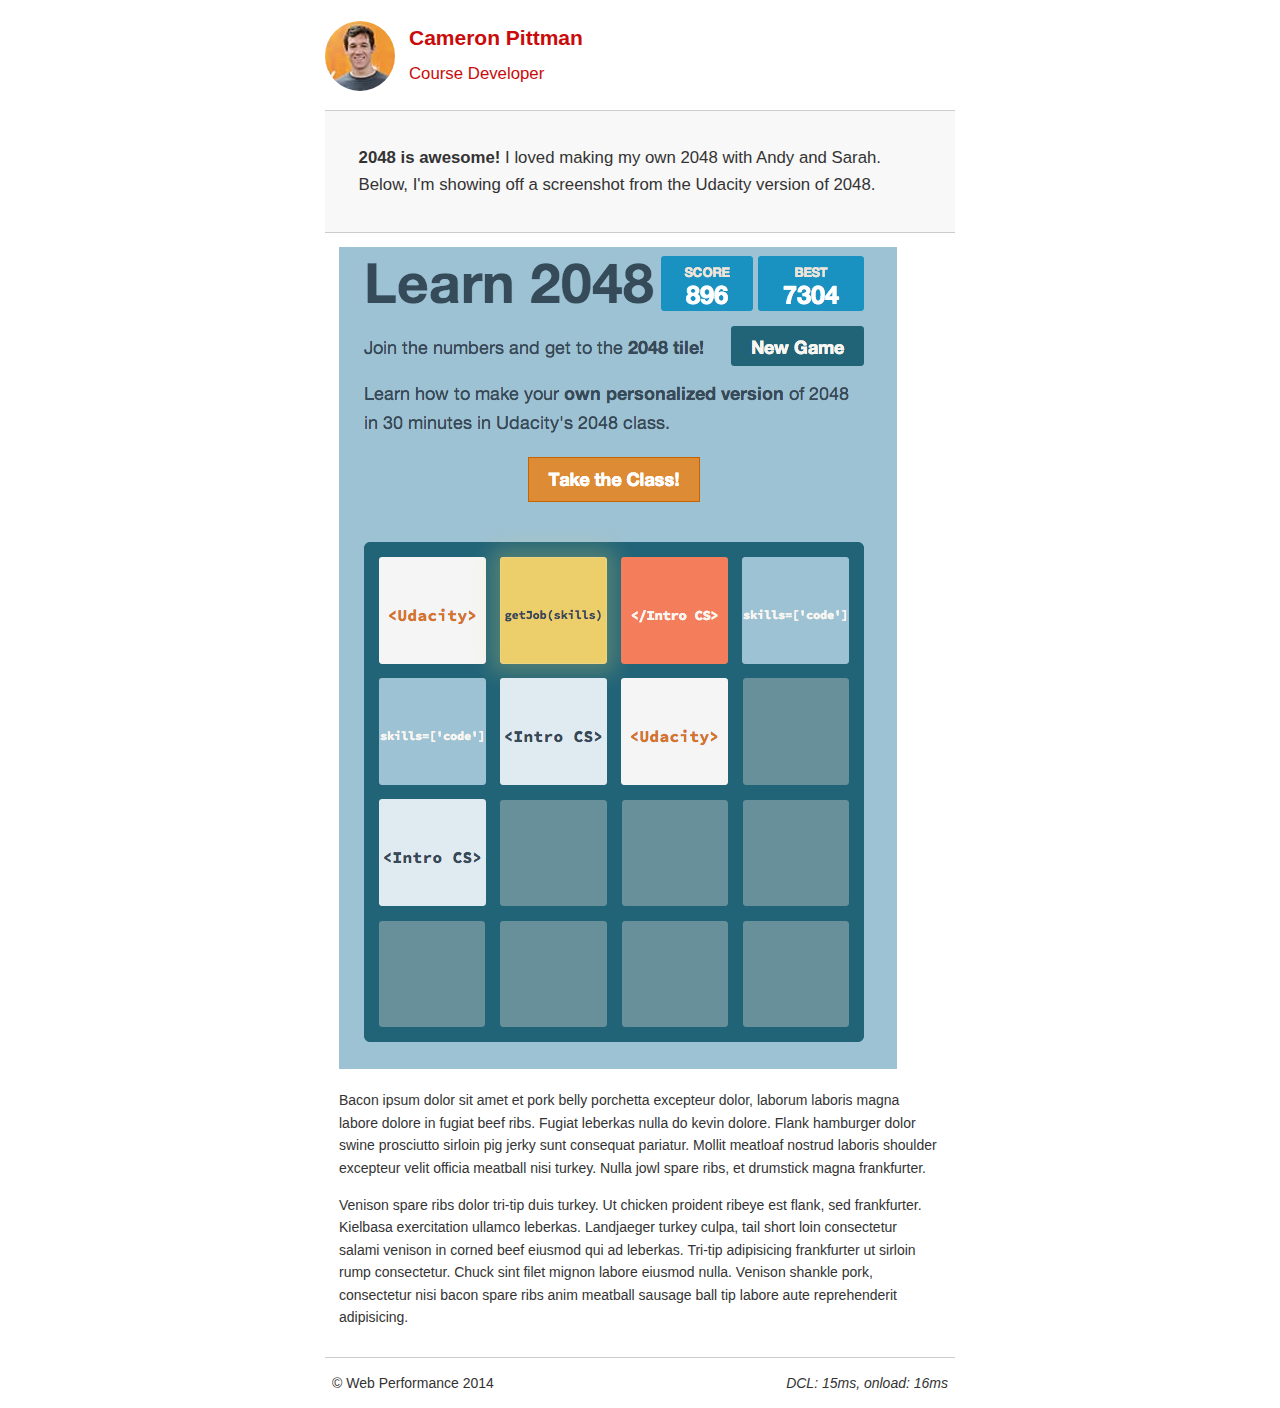
<file: project-2048.html>
<!DOCTYPE html>
<html lang="en">
  <head>
    <meta charset="utf-8">
    <meta name="viewport" content="width=device-width, initial-scale=1">
    <meta name="description" content=" FILL ME IN ">
    <meta name="author" content=" FILL ME IN ">
    <title>Cameron Pittman: Portfolio</title>

    <!-- Hmm, what is the impact of web fonts on speed? Measure it... -->
    <!-- <link href="//fonts.googleapis.com/css?family=Open+Sans:400,700" rel="stylesheet"> -->

    <link href="css/style.css" rel="stylesheet">
    <link href="css/print.css" rel="stylesheet">

    <script>
      (function(w,g){w['GoogleAnalyticsObject']=g;
      w[g]=w[g]||function(){(w[g].q=w[g].q||[]).push(arguments)};w[g].l=1*new Date();})(window,'ga');

      // Optional TODO: replace with your Google Analytics profile ID.
      ga('create', 'UA-XXXX-Y');
      ga('send', 'pageview');
    </script>
    <script src="//www.google-analytics.com/analytics.js"></script>
    <script src="js/perfmatters.js"></script>
  </head>

  <body>
    <header>
      <a href="/"><img src="img/profilepic.jpg"></a>
      <p>Cameron Pittman<br><span>Course Developer</span></p>
    </header>

    <div class="container">
      <div class="hero">
        <strong>2048 is awesome!</strong> I loved making my own 2048 with Andy and Sarah. Below, I'm showing off a screenshot from the Udacity version of 2048.
      </div>

      <div class="content">

        <img class="img-responsive" src="img/2048.png">

        <p>Bacon ipsum dolor sit amet et pork belly porchetta excepteur dolor, laborum laboris magna labore dolore in fugiat beef ribs. Fugiat leberkas nulla do kevin dolore. Flank hamburger dolor swine prosciutto sirloin pig jerky sunt consequat pariatur. Mollit meatloaf nostrud laboris shoulder excepteur velit officia meatball nisi turkey. Nulla jowl spare ribs, et drumstick magna frankfurter.</p>

        <p>Venison spare ribs dolor tri-tip duis turkey. Ut chicken proident ribeye est flank, sed frankfurter. Kielbasa exercitation ullamco leberkas. Landjaeger turkey culpa, tail short loin consectetur salami venison in corned beef eiusmod qui ad leberkas. Tri-tip adipisicing frankfurter ut sirloin rump consectetur. Chuck sint filet mignon labore eiusmod nulla. Venison shankle pork, consectetur nisi bacon spare ribs anim meatball sausage ball tip labore aute reprehenderit adipisicing.</p>

    </div>

    <footer>
      <p>&copy; Web Performance 2014 <span id="crp-stats"></span></p>
    </footer>
  </body>
</html>
</file>
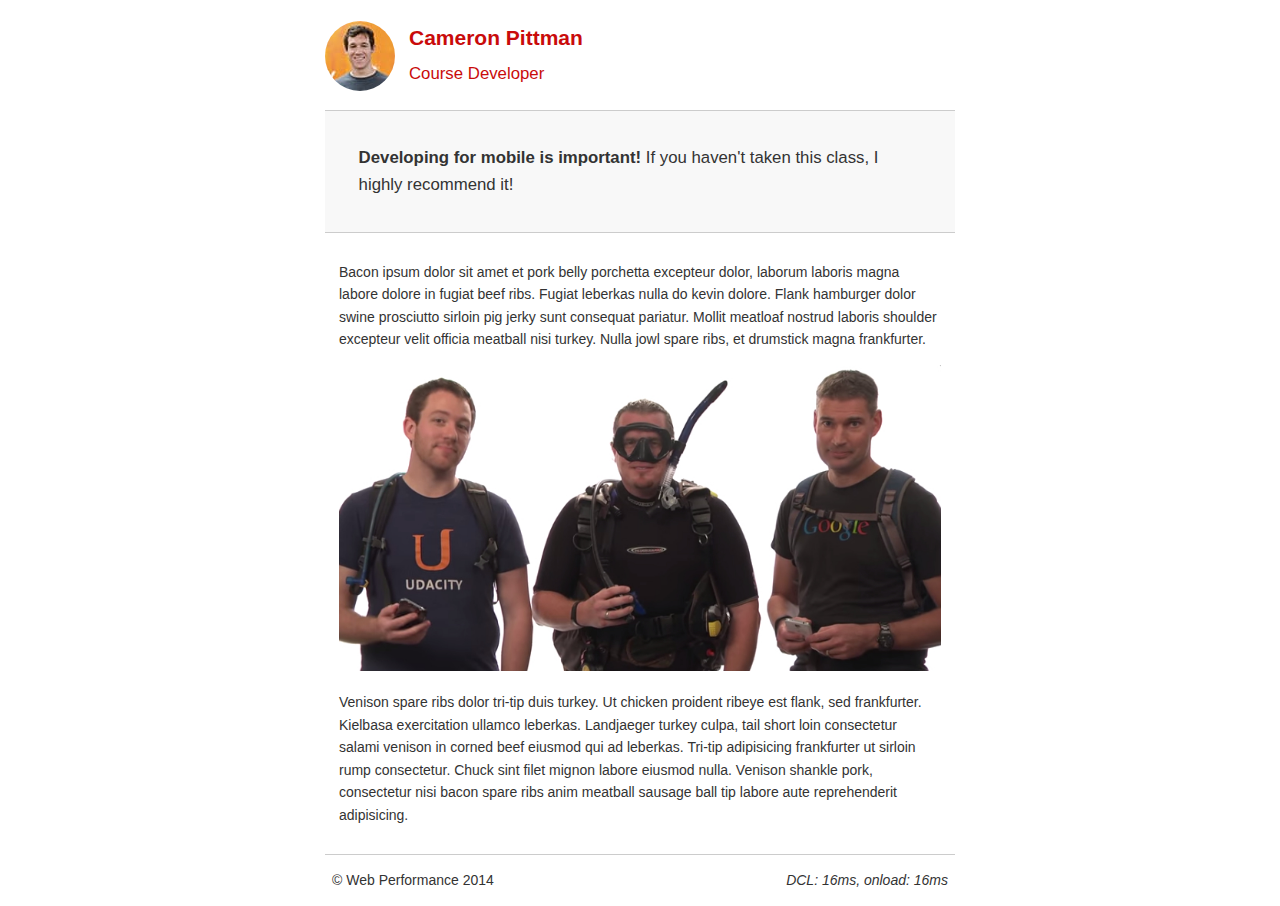
<file: project-mobile.html>
<!DOCTYPE html>
<html lang="en">
  <head>
    <meta charset="utf-8">
    <meta name="viewport" content="width=device-width, initial-scale=1">
    <meta name="description" content=" FILL ME IN ">
    <meta name="author" content=" FILL ME IN ">
    <title>Cameron Pitman: Portfolio</title>

    <!-- Hmm, what is the impact of web fonts on speed? Measure it... -->
    <!-- <link href="//fonts.googleapis.com/css?family=Open+Sans:400,700" rel="stylesheet"> -->

    <link href="css/style.css" rel="stylesheet">
    <link href="css/print.css" rel="stylesheet">

    <script>
      (function(w,g){w['GoogleAnalyticsObject']=g;
      w[g]=w[g]||function(){(w[g].q=w[g].q||[]).push(arguments)};w[g].l=1*new Date();})(window,'ga');

      // Optional TODO: replace with your Google Analytics profile ID.
      ga('create', 'UA-XXXX-Y');
      ga('send', 'pageview');
    </script>
    <script src="http://www.google-analytics.com/analytics.js"></script>
    <script async src="js/perfmatters.js"></script>
  </head>

  <body>
    <header>
      <a href="/"><img src="img/profilepic.jpg"></a>
      <p>Cameron Pittman<br><span>Course Developer</span></p>
    </header>

    <div class="container">
      <div class="hero">
        <strong>Developing for mobile is important!</strong> If you haven't taken this class, I highly recommend it!
      </div>

      <div class="content">

        <p>Bacon ipsum dolor sit amet et pork belly porchetta excepteur dolor, laborum laboris magna labore dolore in fugiat beef ribs. Fugiat leberkas nulla do kevin dolore. Flank hamburger dolor swine prosciutto sirloin pig jerky sunt consequat pariatur. Mollit meatloaf nostrud laboris shoulder excepteur velit officia meatball nisi turkey. Nulla jowl spare ribs, et drumstick magna frankfurter.</p>

        <img src="img/mobilewebdev.jpg">

        <p>Venison spare ribs dolor tri-tip duis turkey. Ut chicken proident ribeye est flank, sed frankfurter. Kielbasa exercitation ullamco leberkas. Landjaeger turkey culpa, tail short loin consectetur salami venison in corned beef eiusmod qui ad leberkas. Tri-tip adipisicing frankfurter ut sirloin rump consectetur. Chuck sint filet mignon labore eiusmod nulla. Venison shankle pork, consectetur nisi bacon spare ribs anim meatball sausage ball tip labore aute reprehenderit adipisicing.</p>

    </div>

    <footer>
      <p>&copy; Web Performance 2014 <span id="crp-stats"></span></p>
    </footer>
  </body>
</html>
</file>
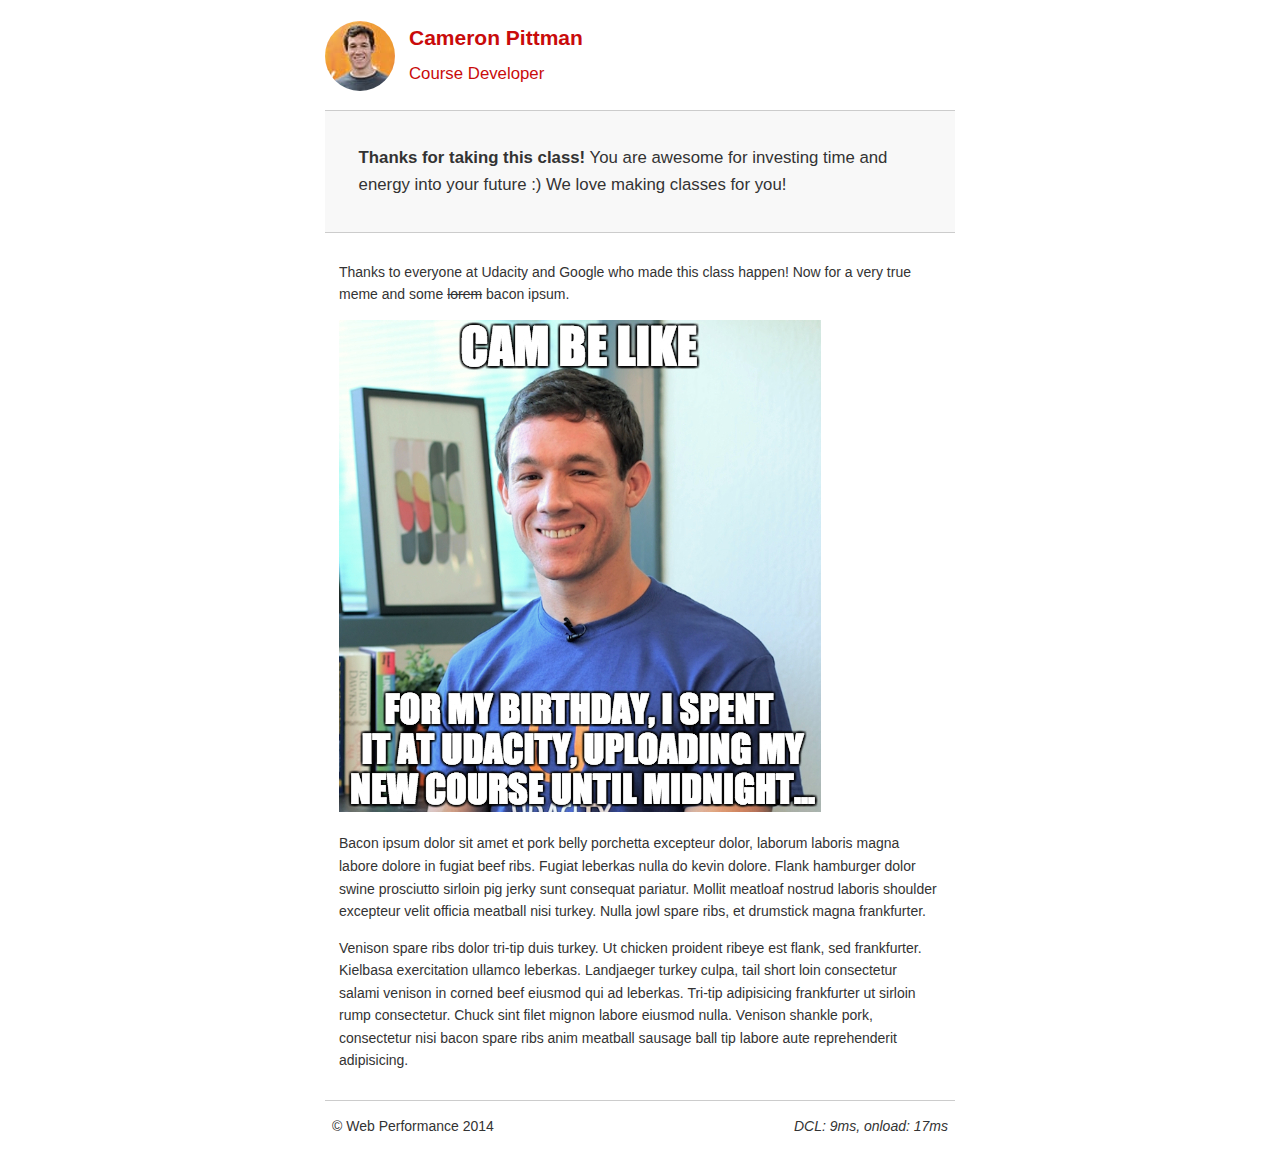
<file: project-webperf.html>
<!DOCTYPE html>
<html lang="en">
  <head>
    <meta charset="utf-8">
    <meta name="viewport" content="width=device-width, initial-scale=1">
    <meta name="description" content=" FILL ME IN ">
    <meta name="author" content=" FILL ME IN ">
    <title>Cameron Pittman: Portfolio</title>

    <!-- Hmm, what is the impact of web fonts on speed? Measure it... -->
    <!-- <link href="//fonts.googleapis.com/css?family=Open+Sans:400,700" rel="stylesheet"> -->

    <link href="css/style.css" rel="stylesheet">
    <link href="css/print.css" rel="stylesheet">

    <script>
      (function(w,g){w['GoogleAnalyticsObject']=g;
      w[g]=w[g]||function(){(w[g].q=w[g].q||[]).push(arguments)};w[g].l=1*new Date();})(window,'ga');

      // Optional TODO: replace with your Google Analytics profile ID.
      ga('create', 'UA-XXXX-Y');
      ga('send', 'pageview');
    </script>
    <script src="http://www.google-analytics.com/analytics.js"></script>
    <script async src="js/perfmatters.js"></script>
  </head>

  <body>
    <header>
      <a href="/"><img src="img/profilepic.jpg"></a>
      <p>Cameron Pittman<br><span>Course Developer</span></p>
    </header>

    <div class="container">
      <div class="hero">
        <strong>Thanks for taking this class!</strong> You are awesome for investing time and energy into your future :) We love making classes for you!
      </div>

      <div class="content">

        <p>Thanks to everyone at Udacity and Google who made this class happen! Now for a very true meme and some <strike>lorem</strike> bacon ipsum.</p>

        <img src="img/cam_be_like.jpg">

        <p>Bacon ipsum dolor sit amet et pork belly porchetta excepteur dolor, laborum laboris magna labore dolore in fugiat beef ribs. Fugiat leberkas nulla do kevin dolore. Flank hamburger dolor swine prosciutto sirloin pig jerky sunt consequat pariatur. Mollit meatloaf nostrud laboris shoulder excepteur velit officia meatball nisi turkey. Nulla jowl spare ribs, et drumstick magna frankfurter.</p>

        <p>Venison spare ribs dolor tri-tip duis turkey. Ut chicken proident ribeye est flank, sed frankfurter. Kielbasa exercitation ullamco leberkas. Landjaeger turkey culpa, tail short loin consectetur salami venison in corned beef eiusmod qui ad leberkas. Tri-tip adipisicing frankfurter ut sirloin rump consectetur. Chuck sint filet mignon labore eiusmod nulla. Venison shankle pork, consectetur nisi bacon spare ribs anim meatball sausage ball tip labore aute reprehenderit adipisicing.</p>

    </div>

    <footer>
      <p>&copy; Web Performance 2014 <span id="crp-stats"></span></p>
    </footer>
  </body>
</html>
</file>
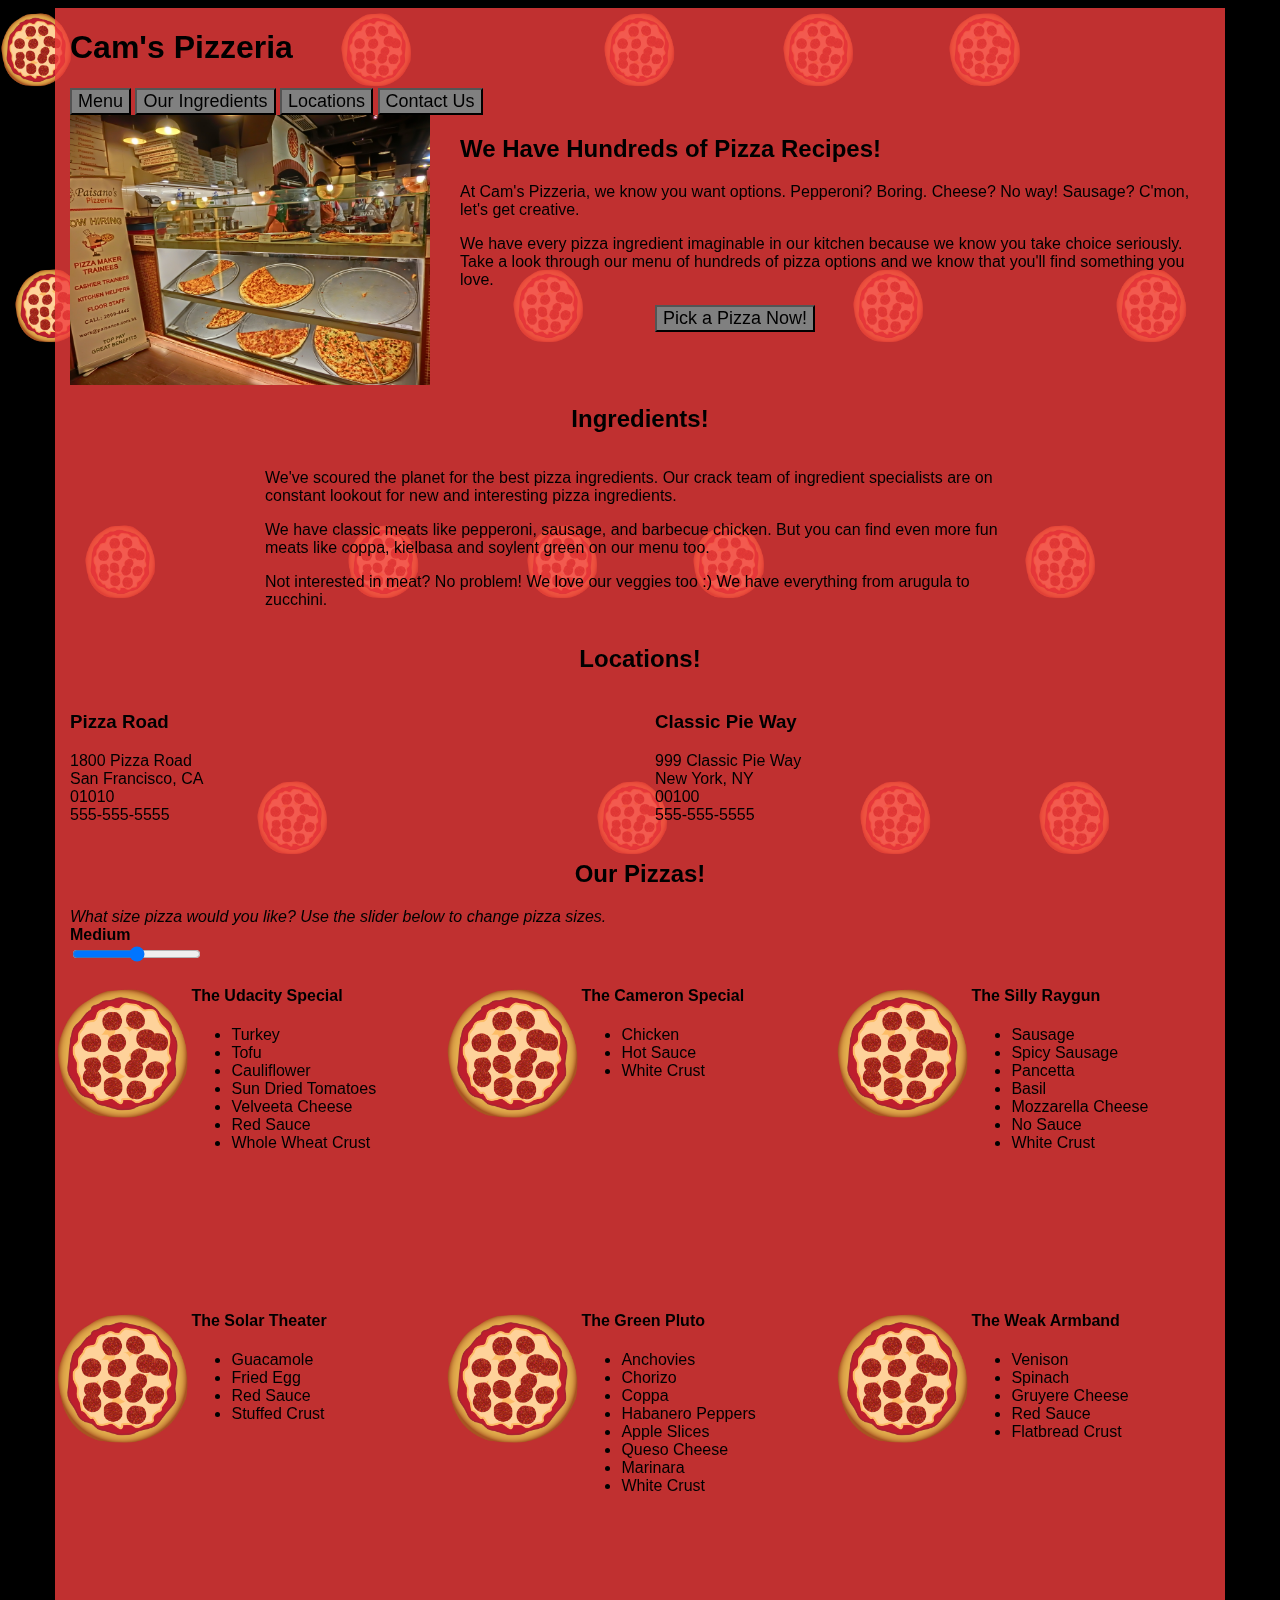
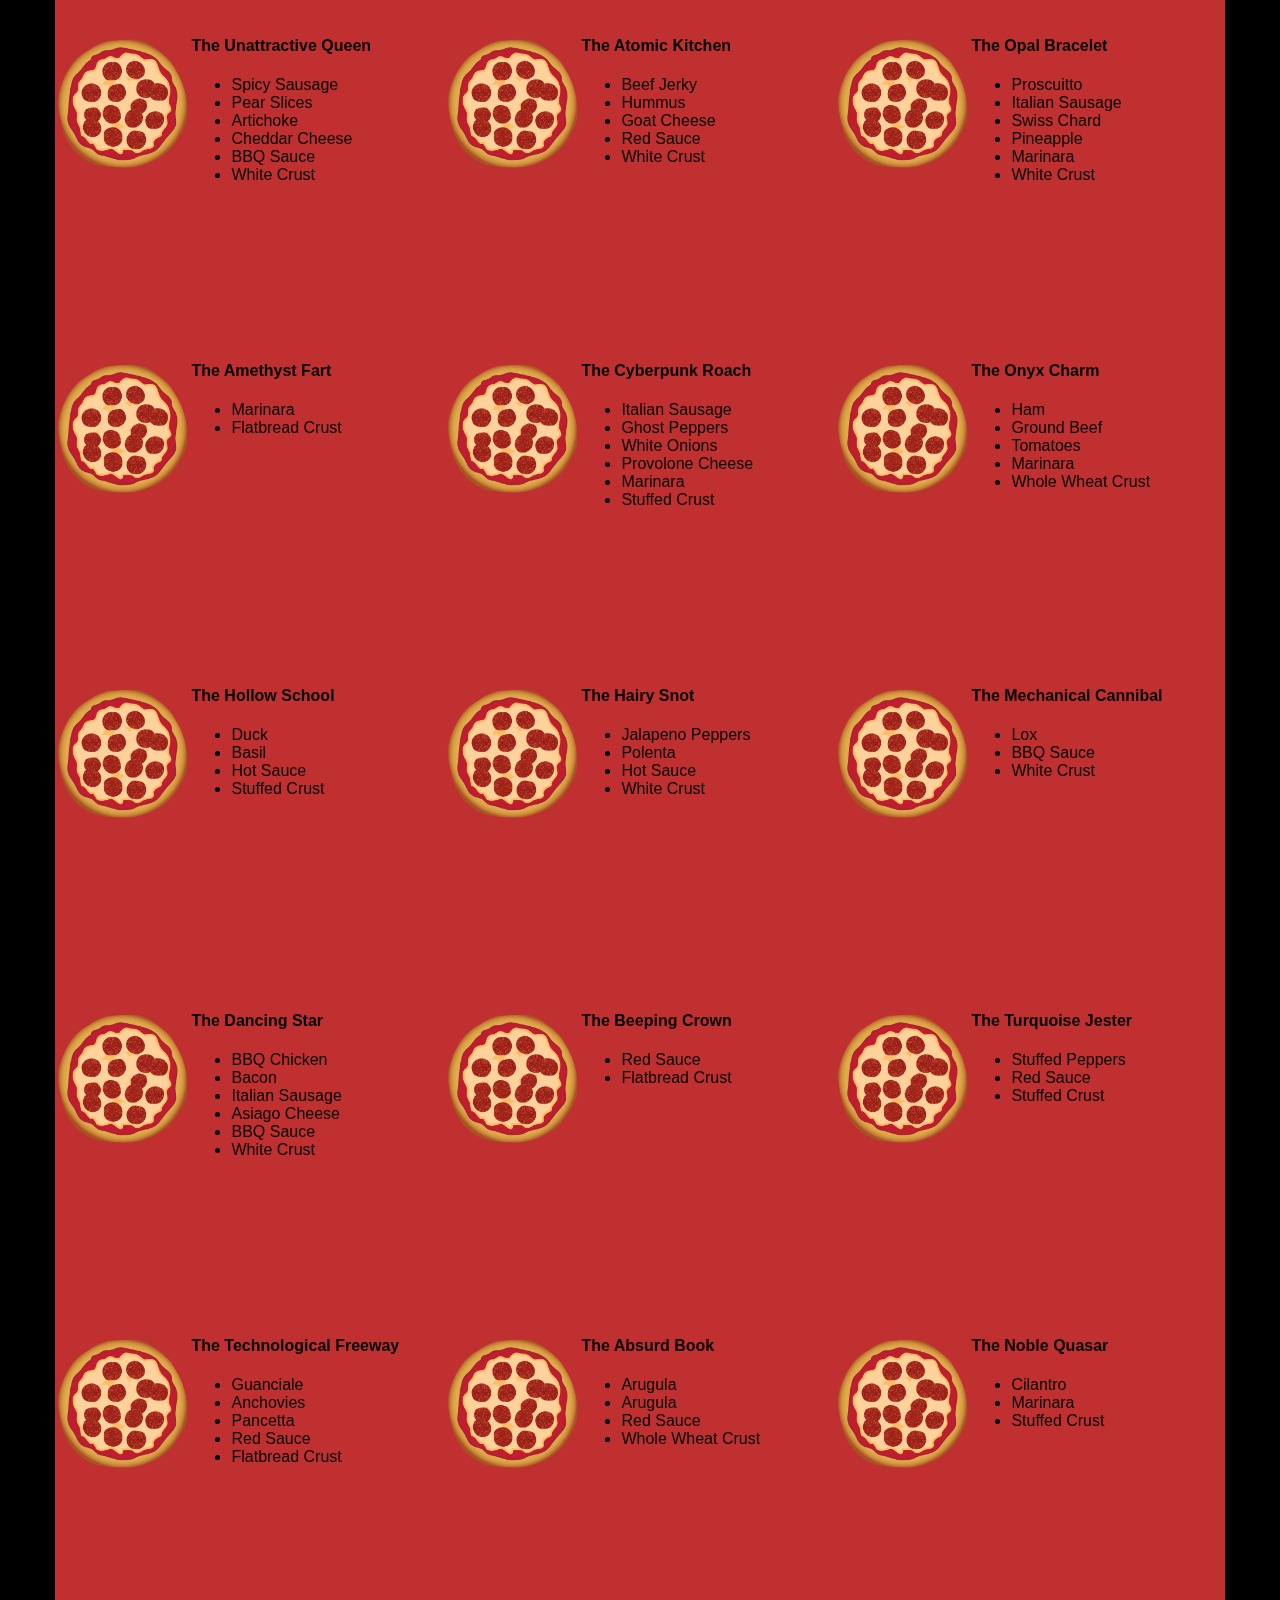
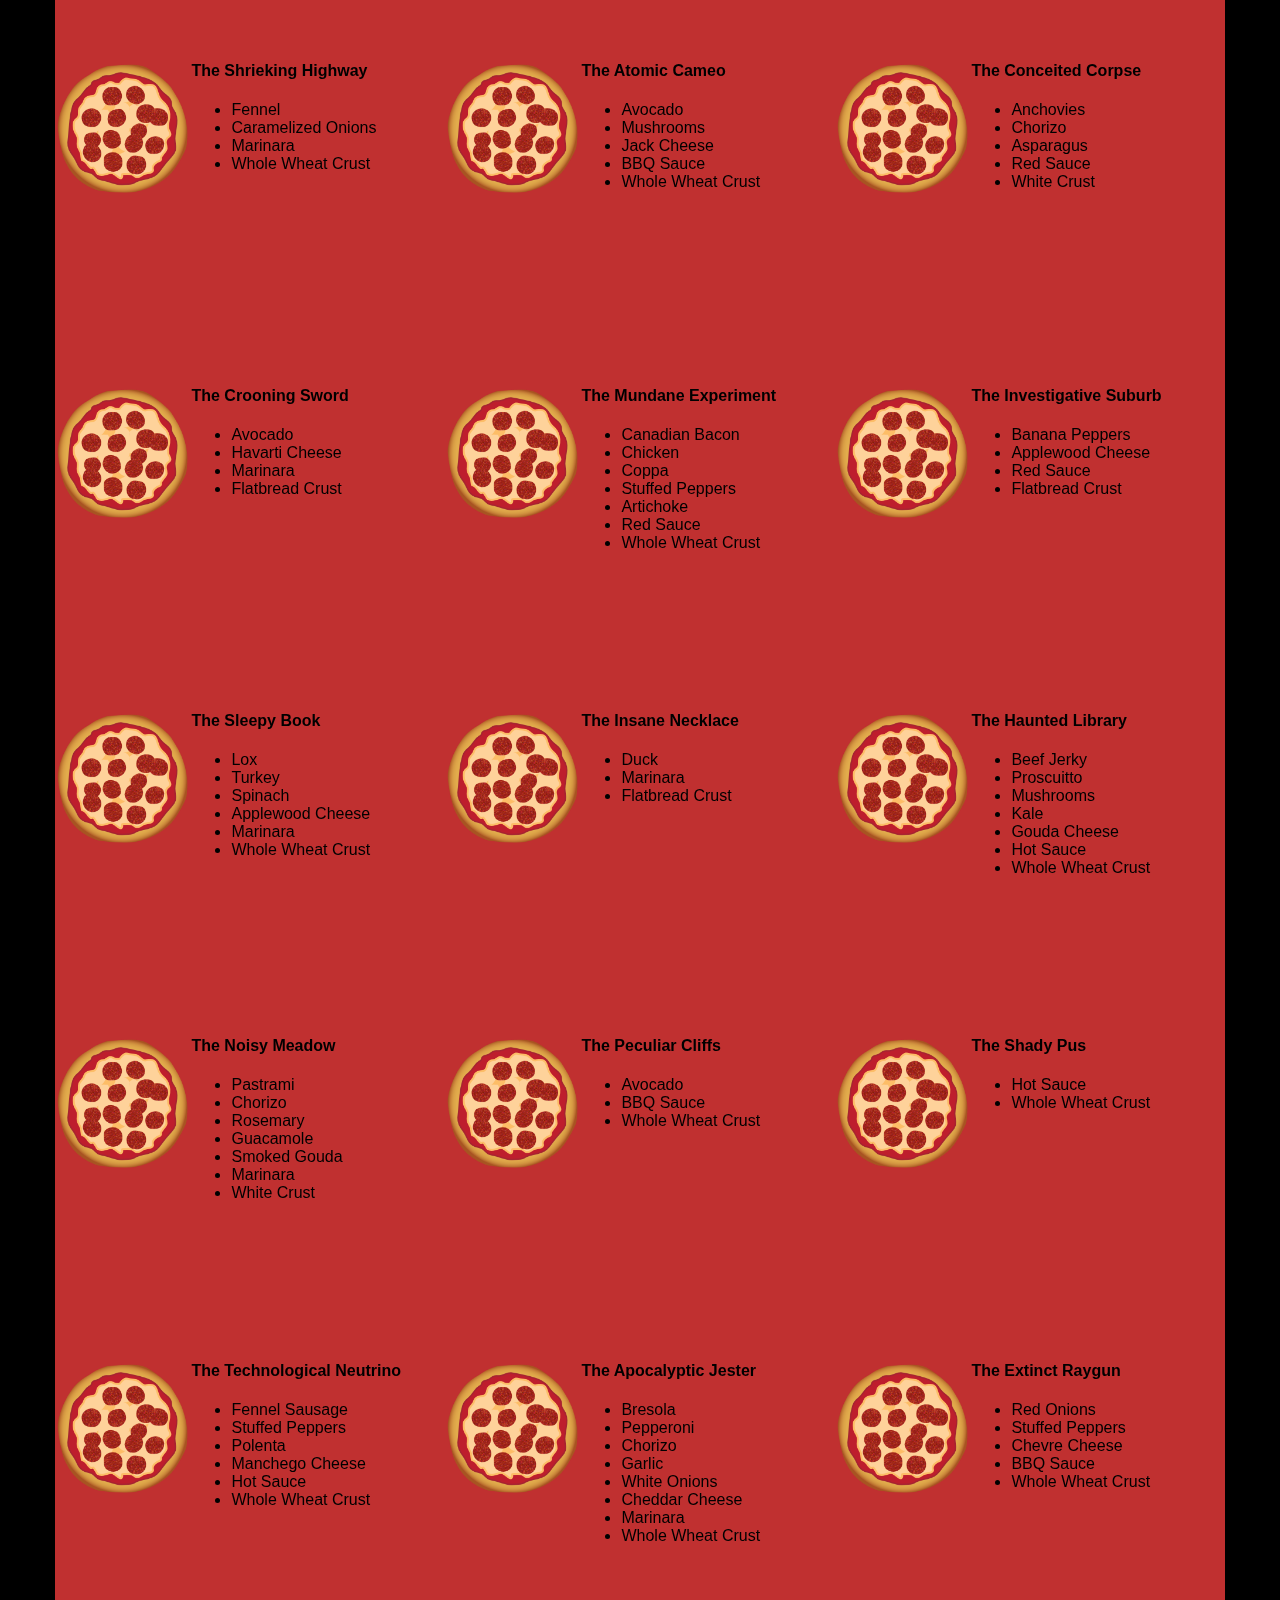
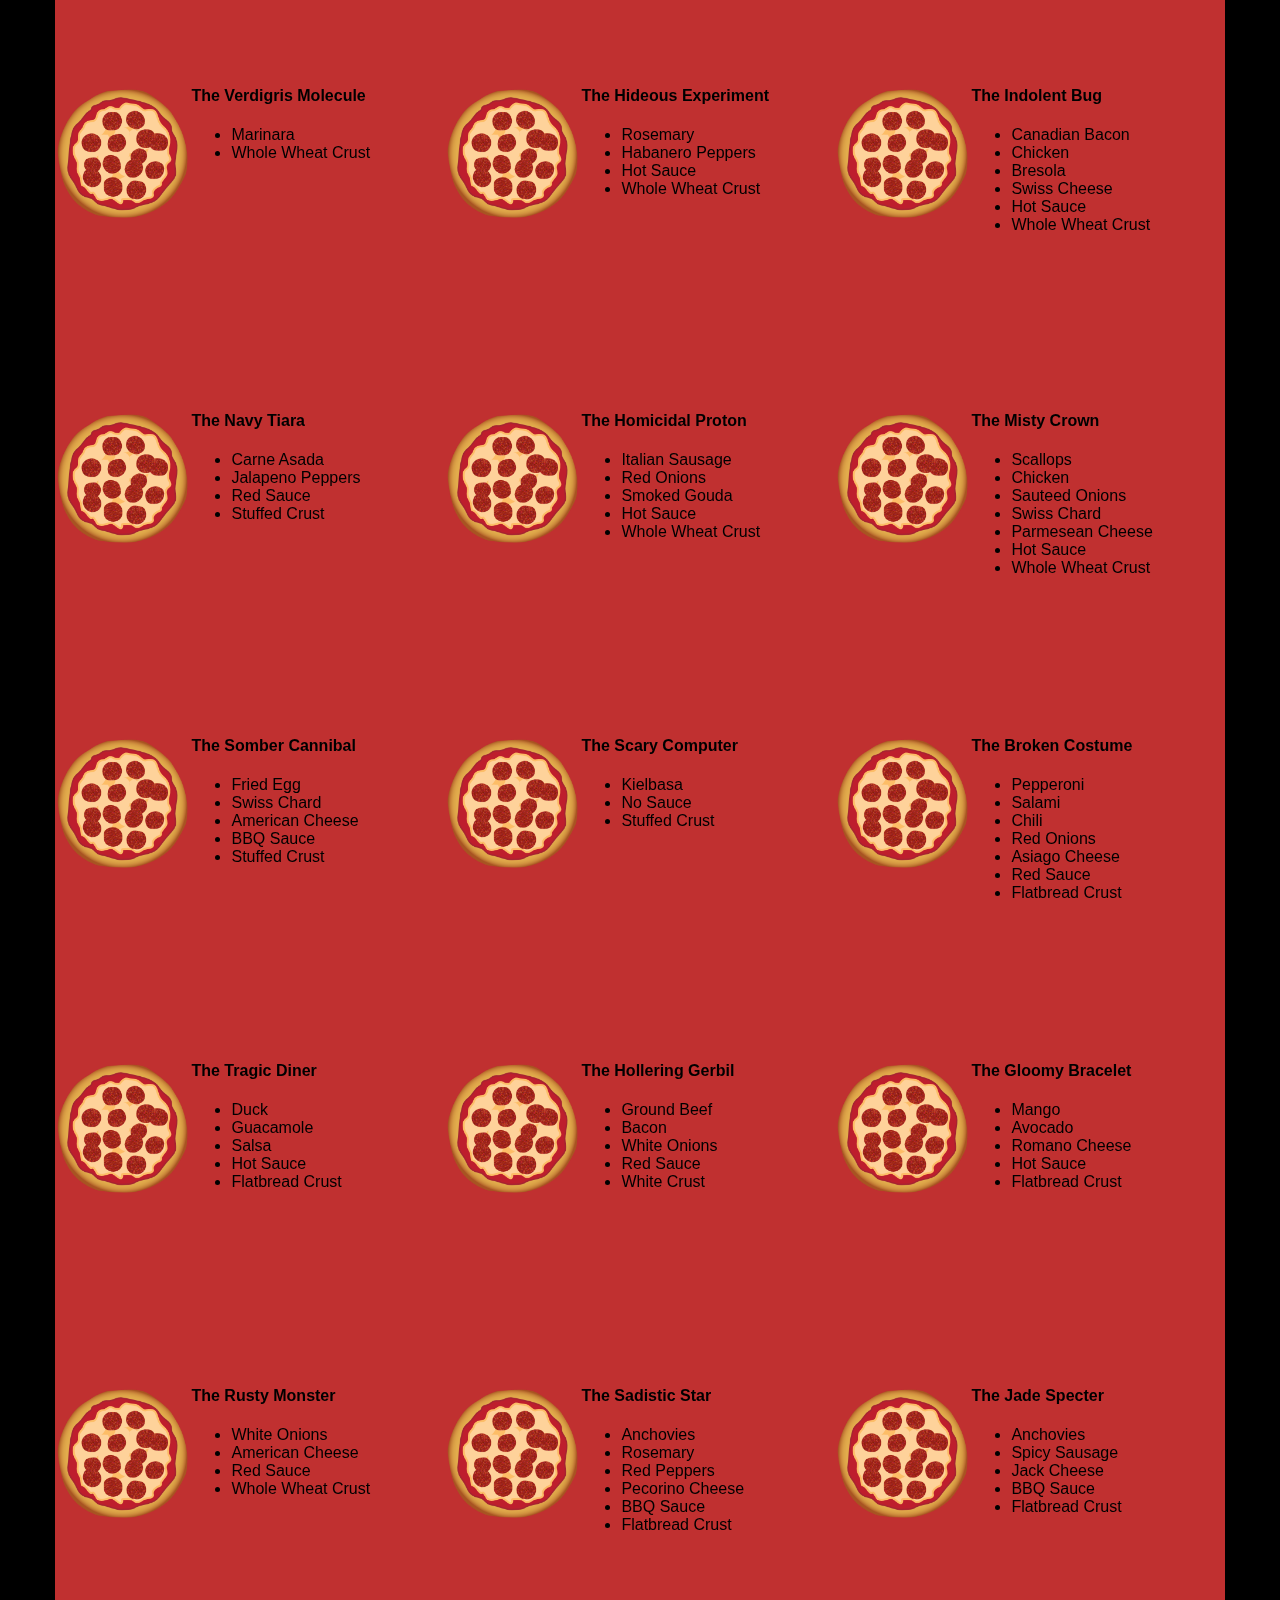
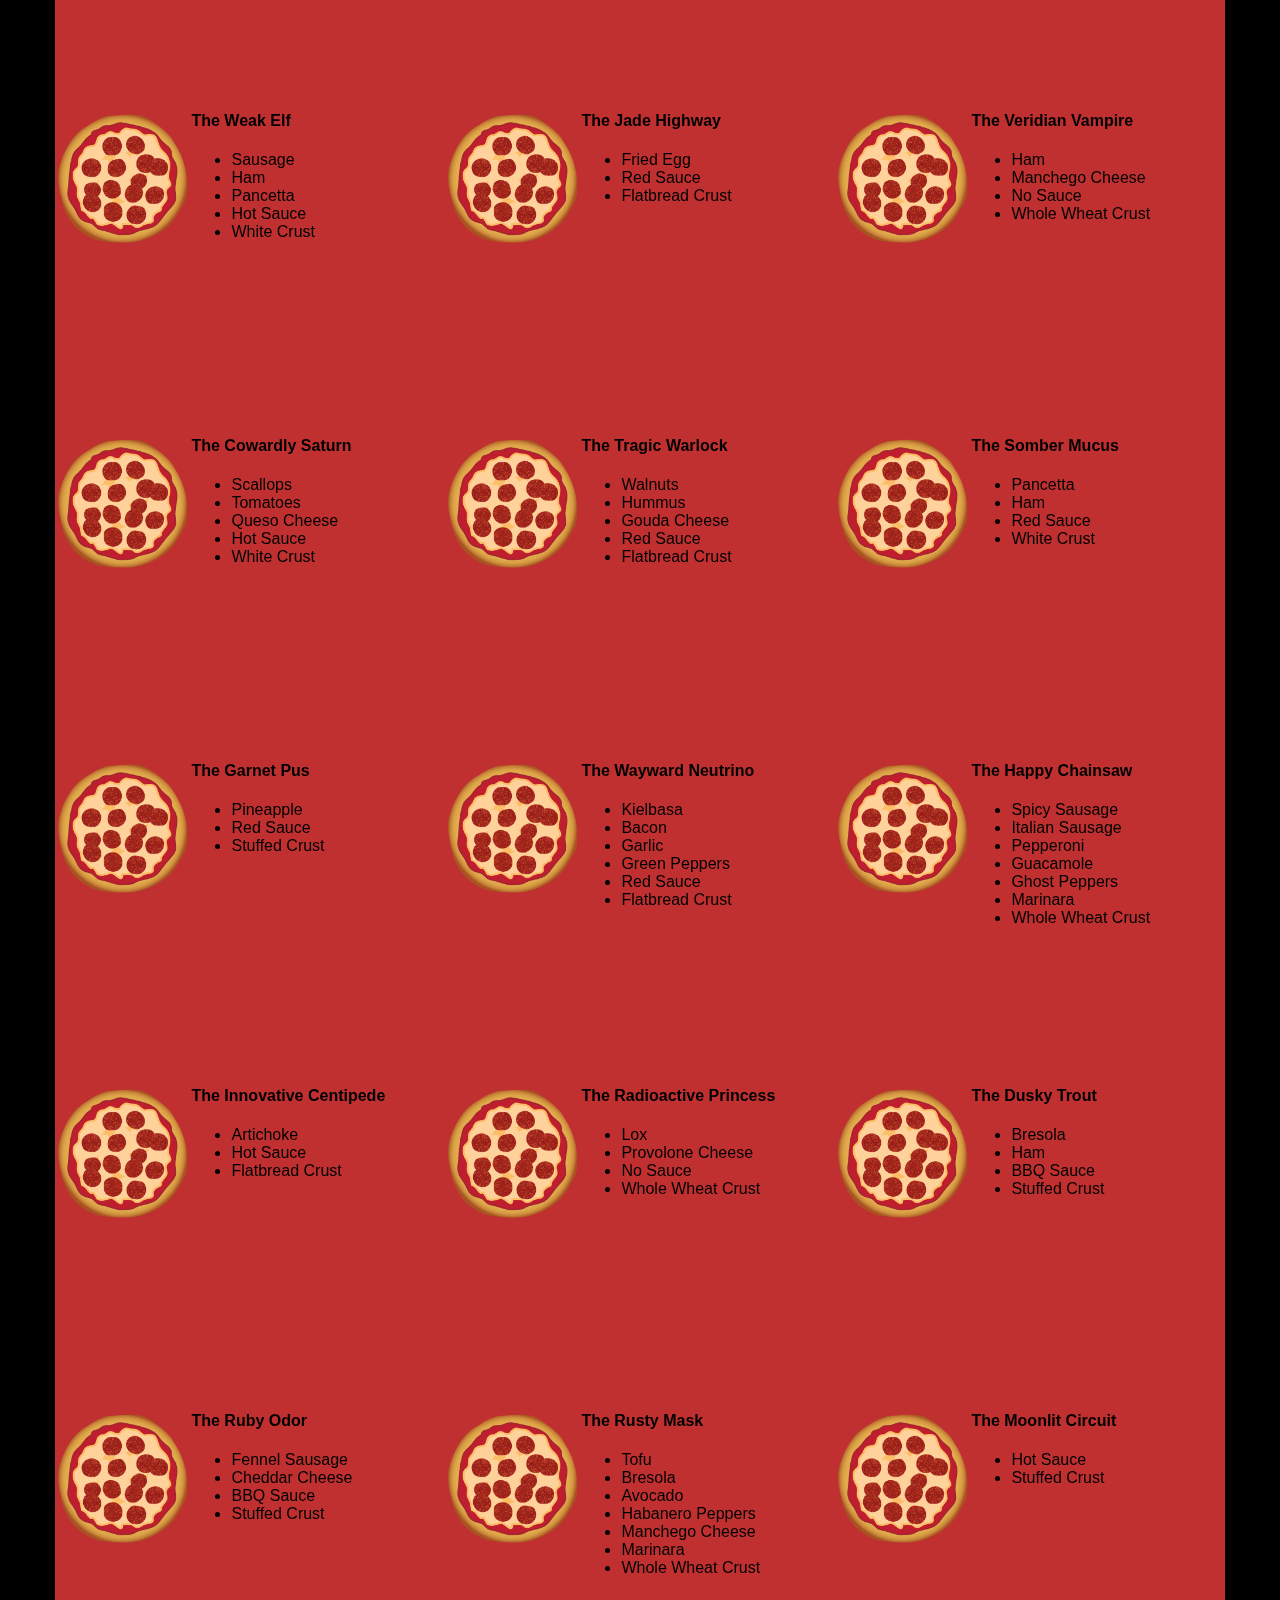
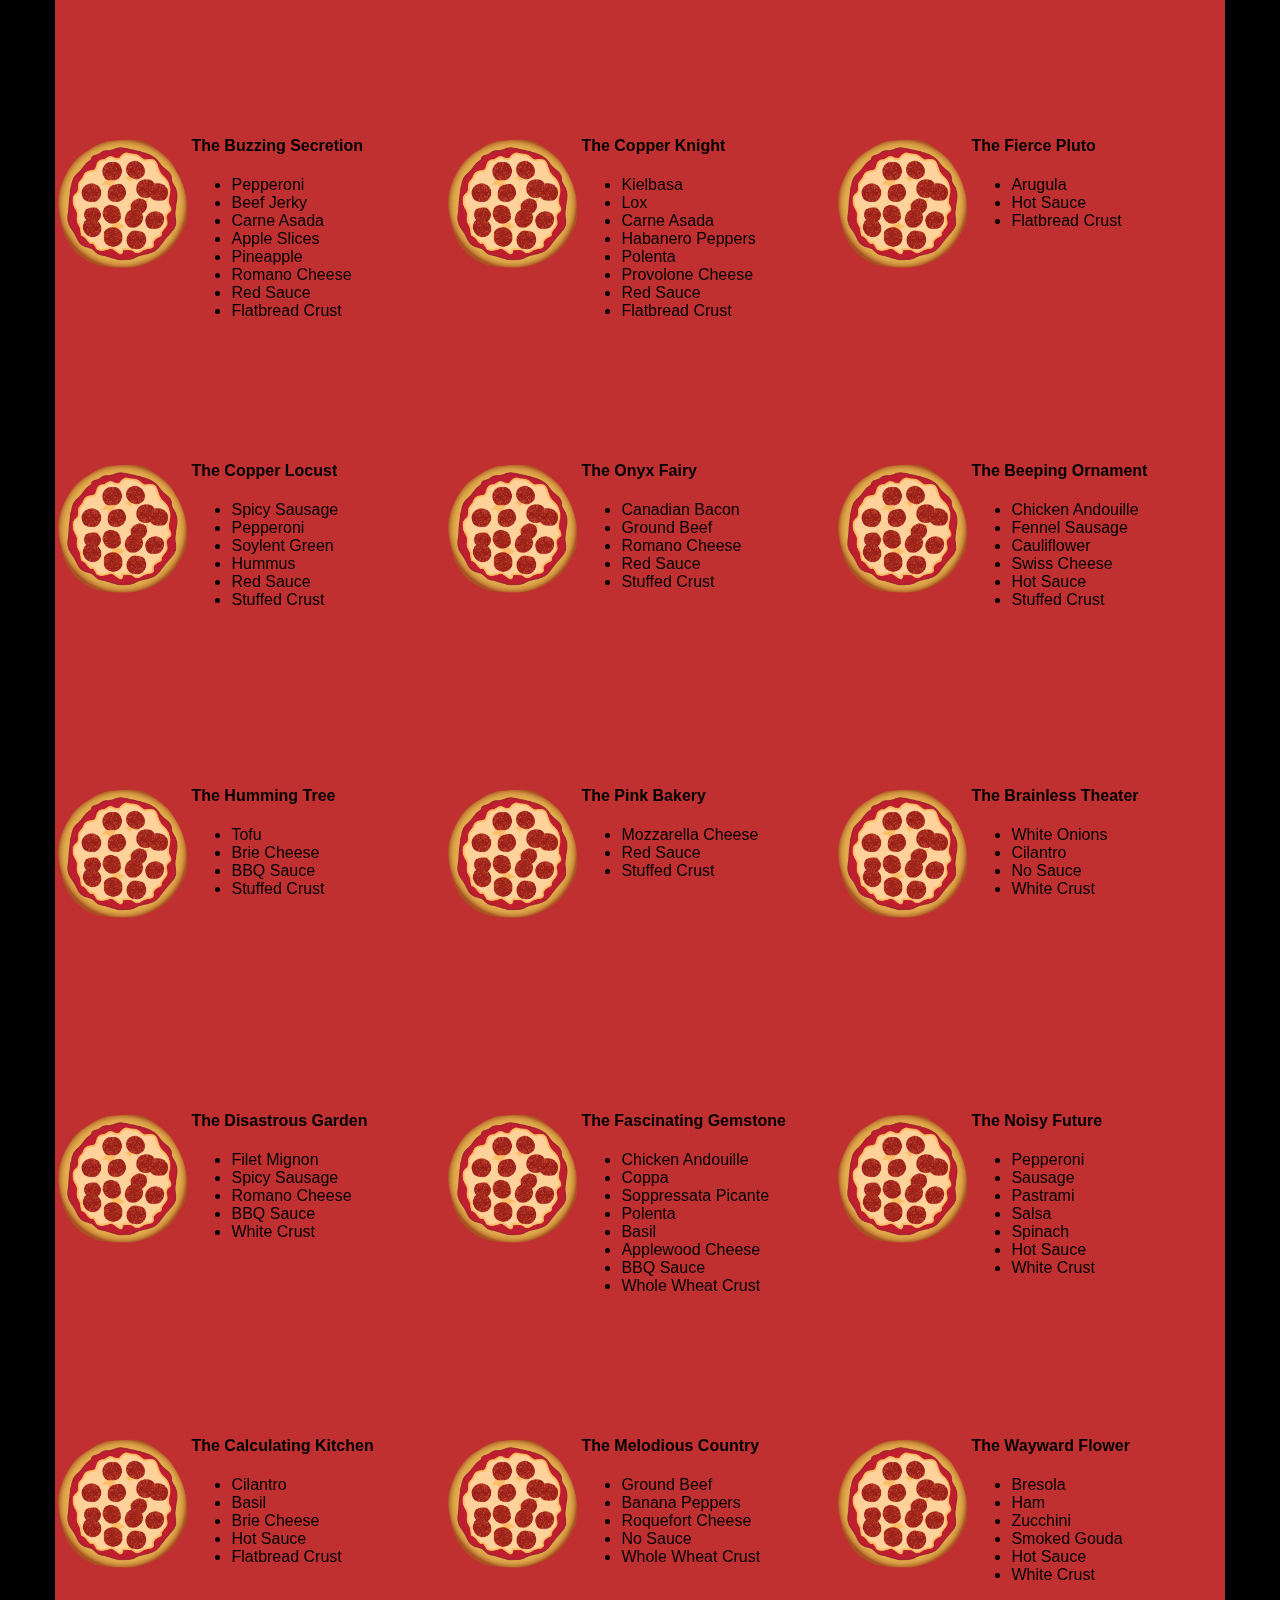
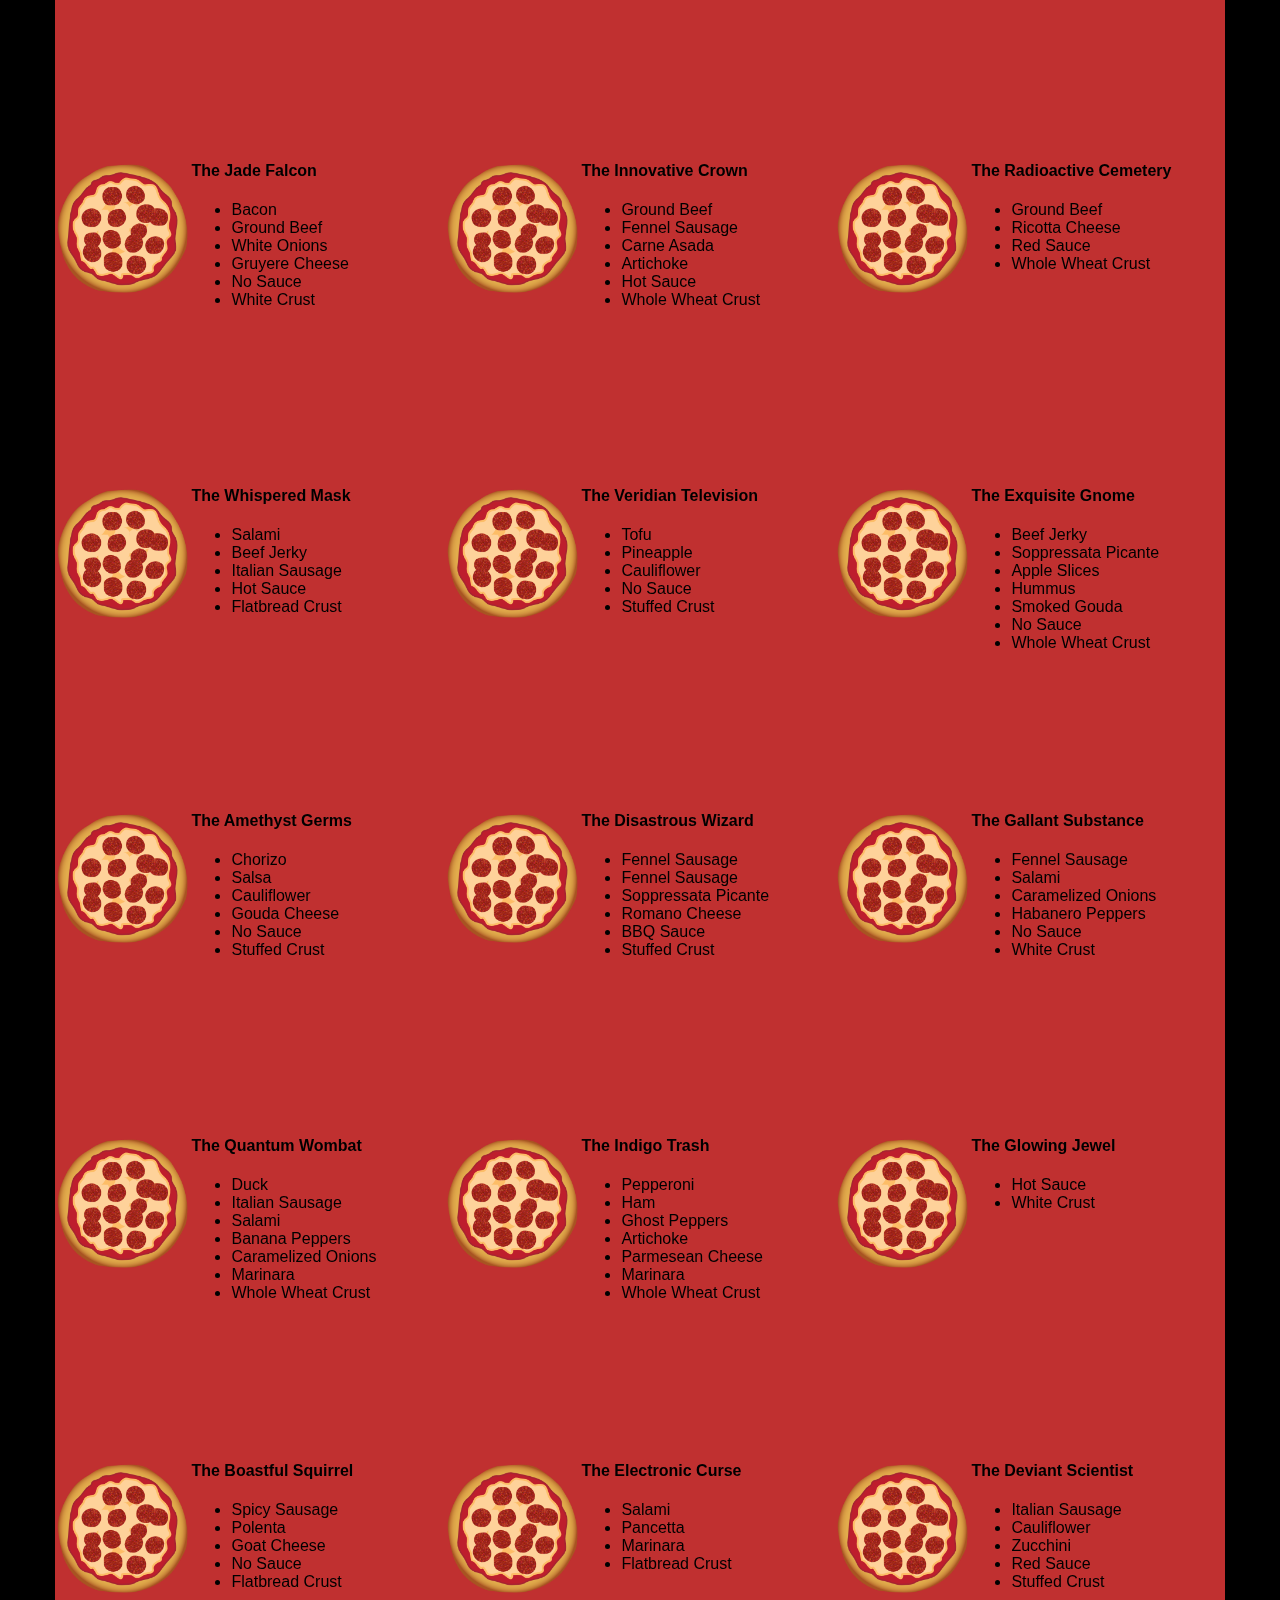
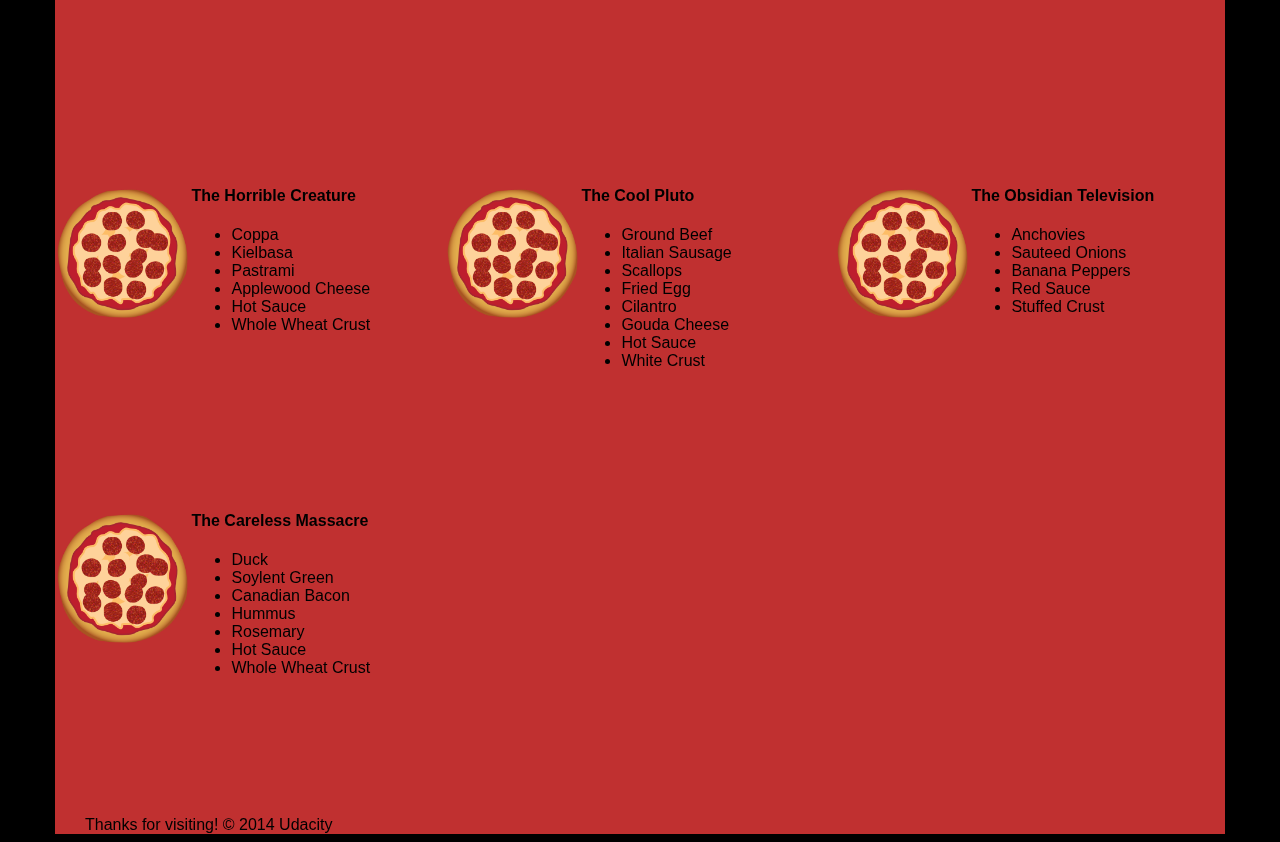
<file: views/pizza.html>
<!DOCTYPE HTML>
<html>
<head>
  <link rel="stylesheet" href="css/style.css">
  <link rel="stylesheet" href="css/bootstrap-grid.css">
</head>

<body>
  <div class="container">
    <div id="header" class="row">
      <div class="col-md-6">
        <div class="row">
          <div class="col-md-12">
            <h1>Cam's Pizzeria</h1>
            <div class="row">
              <div id="menu" class="col-md-12">
                <form action="#randomPizzas">
                  <input type="submit" value="Menu">
                </form>
                <form action="#ingredients">
                  <input type="submit" value="Our Ingredients">
                </form>
                <form action="#locations">
                  <input type="submit" value="Locations">
                </form>
                <form action="#" onsubmit="alert('Thanks for clicking! This button doesn\'t do anything because this is a fake pizzeria :\)')">
                  <input type="submit" value="Contact Us">
                </form>
              </div>
            </div>
          </div>
        </div>
      </div>
      <div id="movingPizzas1" class="col-md-6">
      </div>
    </div>
    <div id="callToAction" class="row">
      <div class="col-md-4">
        <img src="images/pizzeria.jpg" class="img-responsive"> <!-- Image credit to: http://commons.wikimedia.org/wiki/File:HK_TST_night_%E5%98%89%E8%98%AD%E9%81%93_Granville_Road_restaurant_Paisano's_Pizzeria_pizza_Dec-2013.JPG -->
      </div>
      <div class="col-md-8">
        <div class="row">
          <div class="col-md-12">
            <h2>We Have Hundreds of Pizza Recipes!</h2>
            <p>At Cam's Pizzeria, we know you want options. Pepperoni? Boring. Cheese? No way! Sausage? C'mon, let's get creative.</p>

            <p>We have every pizza ingredient imaginable in our kitchen because we know you take choice seriously. Take a look through our menu of hundreds of pizza options and we know that you'll find something you love.</p>
          </div>
        </div>
        <div class="row">
          <div class="col-md-6 col-md-push-3">
            <form action="#randomPizzas">
              <input type="submit" value="Pick a Pizza Now!">
            </form>
          </div>
        </div>
      </div>
    </div>
    <div id="ingredients" class="row">
      <div class="col-md-8 col-md-push-2">
        <div class="row">
          <div class="col-md-12 centered">
            <h2>Ingredients!</h2>
          </div>
        </div>
        <div class="row">
          <div class="col-md-12">
            <p>We've scoured the planet for the best pizza ingredients. Our crack team of ingredient specialists are on constant lookout for new and interesting pizza ingredients.</p>

            <p>We have classic meats like pepperoni, sausage, and barbecue chicken. But you can find even more fun meats like coppa, kielbasa and soylent green on our menu too.</p>

            <p>Not interested in meat? No problem! We love our veggies too :) We have everything from arugula to zucchini.</p>
          </div>
        </div>
      </div>
    </div>
    <div id="locations" class="row">
      <div class="col-md-12">
        <h2 style="text-align: center">Locations!</h2>
        <div class="row">
          <div class="col-md-6">
            <h3>Pizza Road</h3>
            <p>1800 Pizza Road<br>San Francisco, CA<br>01010<br>555-555-5555</p>
          </div>
          <div class="col-md-6">
            <h3>Classic Pie Way</h3>
            <p>999 Classic Pie Way<br>New York, NY<br>00100<br>555-555-5555</p>
          </div>
        </div>
      </div>
    </div>
    <div id="pizzaGenerator" class="row">
      <div class="col-md-12">
        <h2 style="text-align: center">Our Pizzas!</h2>
        <div class="row">
          <div class="col-md-12">
            <em>What size pizza would you like? Use the slider below to change pizza sizes.</em>
          </div>
          <div id="pizzaSize" class="col-md-6">Medium</div>
          <div class="col-md-12">
            <input id="sizeSlider" type="range" min="1" max="3" value="2" step="1" onchange="resizePizzas(this.value)"></input>
          </div>
        </div>
        <div id="randomPizzas" class="row">
          <div id="pizza0" class="randomPizzaContainer" style="width:33.33%; height: 325px;">
            <div style="width:35%">
              <img src="images/pizza.png" class="img-responsive">
            </div>
            <div style="width:65%">
              <h4>The Udacity Special</h4>
              <ul>
                <li>Turkey</li>
                <li>Tofu</li>
                <li>Cauliflower</li>
                <li>Sun Dried Tomatoes</li>
                <li>Velveeta Cheese</li>
                <li>Red Sauce</li>
                <li>Whole Wheat Crust</li>
              </ul>
            </div>
          </div>
          <div id="pizza1" class="randomPizzaContainer" style="width:33.33%; height: 325px;">
            <div style="width:35%">
              <img src="images/pizza.png" class="img-responsive">
            </div>
            <div style="width:65%">
              <h4>The Cameron Special</h4>
              <ul>
                <li>Chicken</li>
                <li>Hot Sauce</li>
                <li>White Crust</li>
              </ul>
            </div>
          </div>
        </div>
      </div>
    </div>
    <div id="footer" class="col-md-12">Thanks for visiting! &copy; 2014 Udacity</div>
  </div>
  <script type="text/javascript" src="js/main.js"></script>
</body>

</html>
</html>
</file>
<file: css/style.css>
html{font-size: 100%; overflow-y: scroll; -webkit-tap-highlight-color: rgba(0,0,0,0); -ms-text-size-adjust: 100%; -webkit-text-size-adjust: none;}body{margin: 0; font-size: 14px; line-height: 1.61; font-weight: 400;}body, button, input, select, textarea{font-family: 'Open Sans', sans-serif; color: #333;}a{color: #12C;}a:visited{color: #61C;}a:focus{outline: thin dotted;}a:hover, a:active{color: #c00; outline: 0;}b, strong{font-weight: bold;}pre, code{font-family: monospace, monospace; font-size: 1em;}ul, ol{margin: 1em 0; padding: 0 0 0 20px;}img{border: 0; max-width: 100%;}body{background: #fff;}header, footer, .container{max-width: 45em; margin: 0 auto;}header{padding: 0 0.5em; color: #C90B0B;}header img{border-radius: 40px; float: left;}header p{font-size:1.5em; font-weight: bold; padding-left: 4em;}header p span{font-size: 0.8em; font-weight: normal;}.hero{padding: 2em; background-color: #f8f8f8; font-size:1.2em; border-bottom: 1px solid #ccc; border-top: 1px solid #ccc;}.content{padding: 1em 1em;}.content li{list-style-type: none; font-size: 1.1em;}li img{float:left; padding-right: 1em;}li p{font-size: 0.9em; font-style: italic;}footer{padding: 0 0.5em; border-top: 1px solid #ccc;}footer span{float: right; font-style: italic;}/* Smartphones (portrait). if width >480px, then fdont apply this style */@media only screen and (max-width: 480px){body{font-size: 12px;}header p{padding-left: 4.5em;}}
</file>
<file: css/print.css>
@media print {
  * { background: transparent !important; color: black !important; text-shadow: none !important; filter:none !important; -ms-filter: none !important; }
  a, a:visited { color: #444 !important; text-decoration: underline; }
  a[href]:after { content: " (" attr(href) ")"; }
  tr, img { page-break-inside: avoid; }
  img { max-width: 100% !important; }
  @page { margin: 0.5cm; }
  p, h2, h3 { orphans: 3; widows: 3; }
  h2, h3{ page-break-after: avoid; }
}
</file>
<file: views/css/style.css>
/** {
  outline: 1px solid red !important;
}*/
* {
  -webkit-box-sizing: border-box;
  -moz-box-sizing: border-box;
  -box-sizing: border-box;
}

body {
  font-family: "Trebuchet MS", Helvetica, sans-serif;
  background: black;
}

input {
  background: grey;
  font-size: 18px;
}

form {
  display: inline-block;
}

.centered {
  text-align: center;
}

#pizzaSize {
  font-weight: 800;
}

.mover {
  position: fixed;
  width: 256px;
  z-index: -1;
}

.randomPizzaContainer {
  float: left;
  display: flex;
}

.randomPizzaContainer:after {
  content: "";
  display: table;
  clear:both;
}

 .container {
  background-color: rgba(240, 60, 60, 0.8);
}
</file>
